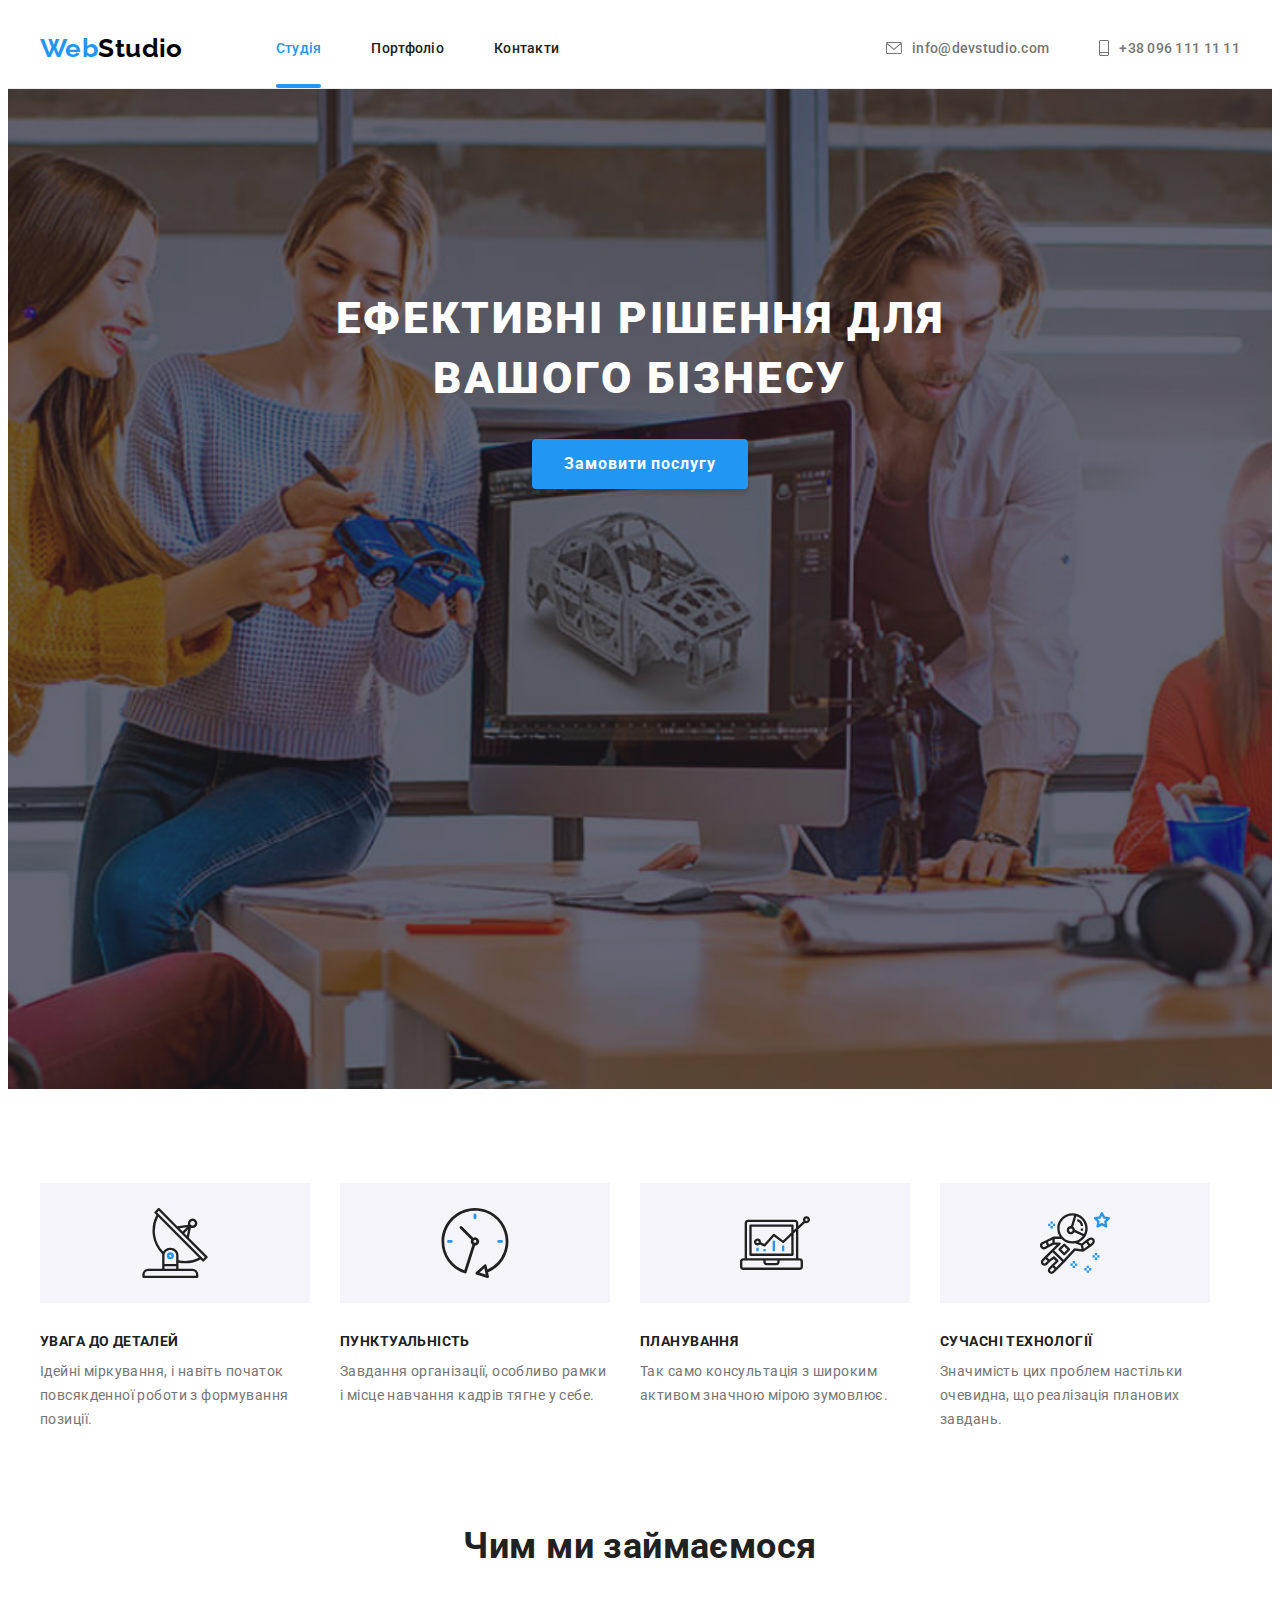
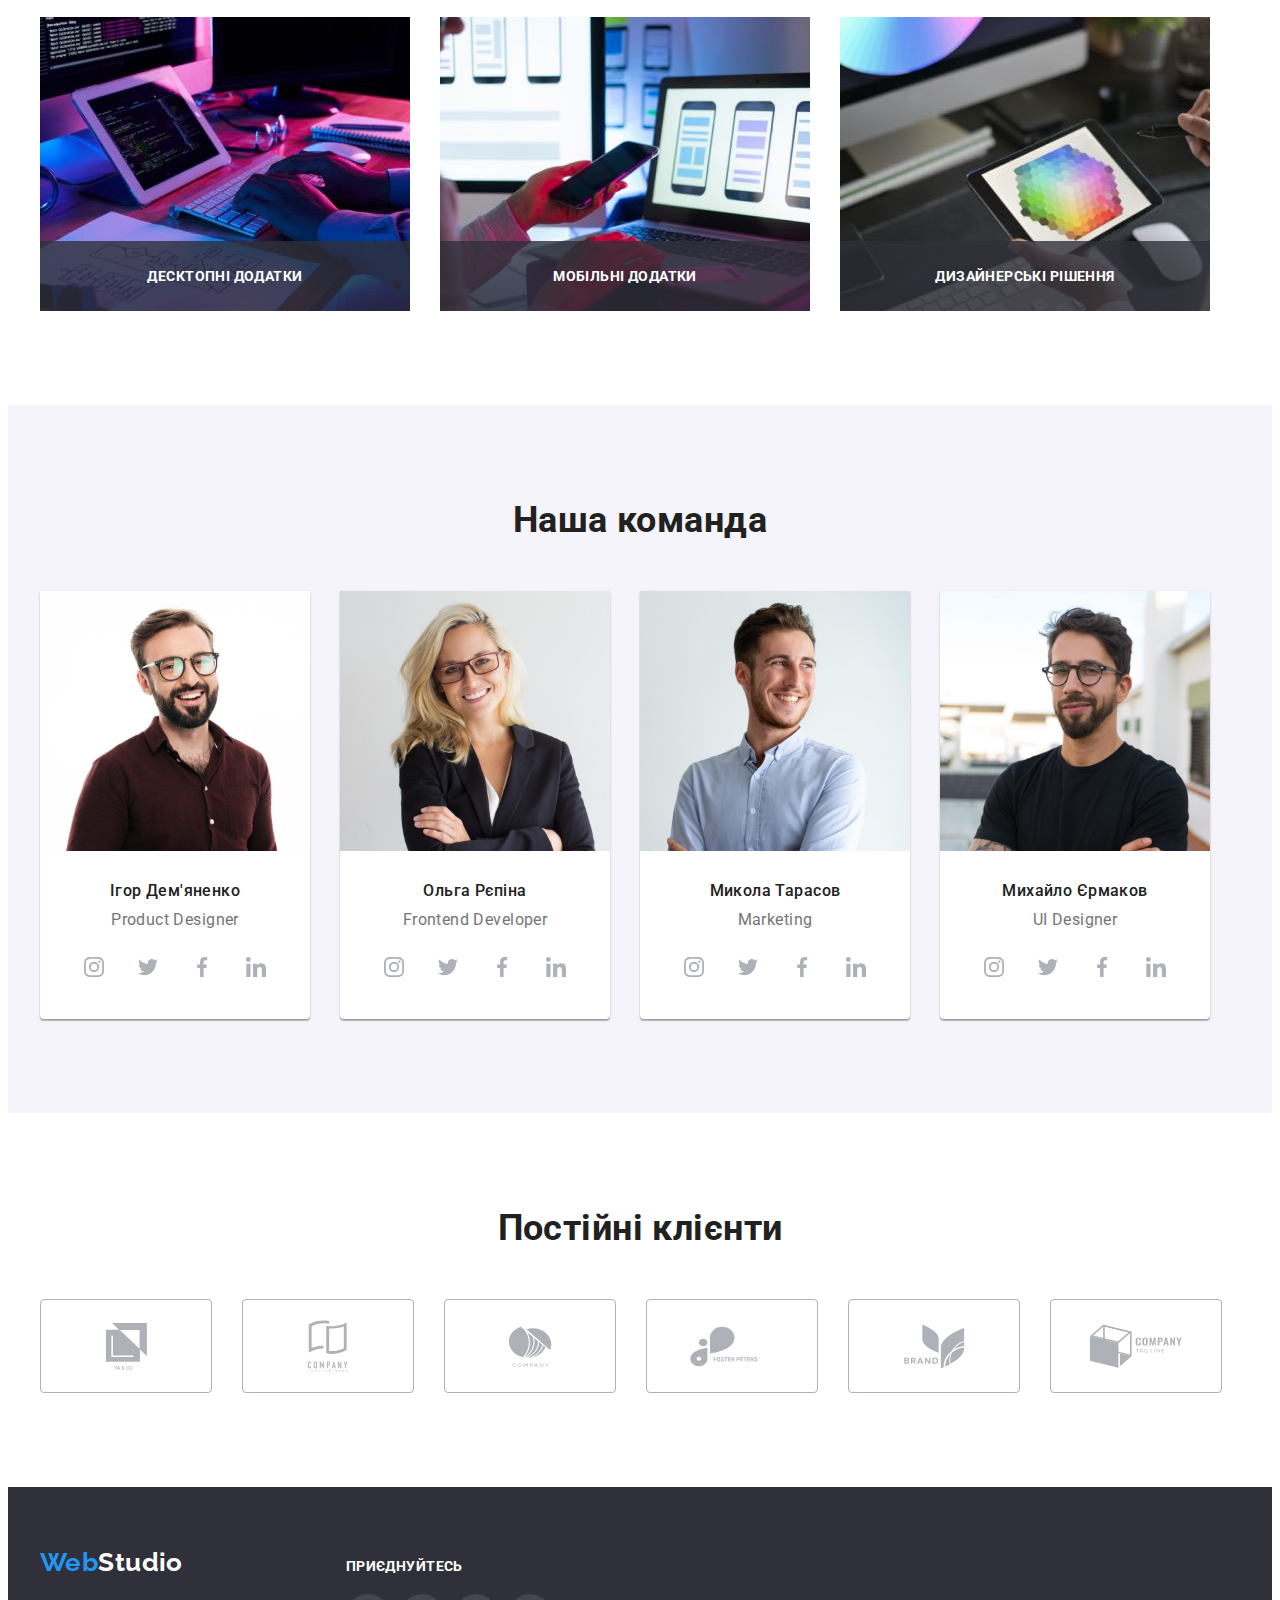
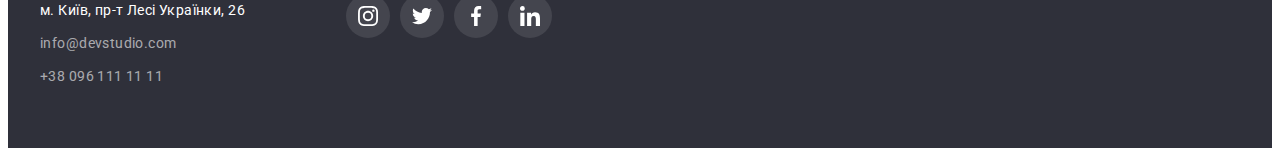
<file: index.html>
<!DOCTYPE html>
<html lang="uk">
  <head>
    <meta charset="UTF-8" />
    <meta http-equiv="X-UA-Compatible" content="IE=edge" />
    <meta name="viewport" content="width=device-width, initial-scale=1.0" />
    <title>Студія</title>
    <link
      rel="stylesheet"
      href="https://cdnjs.cloudflare.com/ajax/libs/modern-normalize/1.1.0/modern-normalize.min.css"
      integrity="sha512-wpPYUAdjBVSE4KJnH1VR1HeZfpl1ub8YT/NKx4PuQ5NmX2tKuGu6U/JRp5y+Y8XG2tV+wKQpNHVUX03MfMFn9Q=="
      crossorigin="anonymous"
      referrerpolicy="no-referrer"
    />
    <link
      href="https://fonts.googleapis.com/css2?family=Raleway:wght@700&family=Roboto:wght@400;500;700;900&display=swap"
      rel="stylesheet"
    />
    <link rel="stylesheet" href="./css/style.css" />
  </head>
  <body>
    <header class="header">
      <div class="container wrapper">
        <nav class="wrapper">
          <a class="logo" href="./index.html"><span>Web</span>Studio</a>

          <ul class="links-nav list wrapper">
            <li class="item"><a class="current link" href="./index.html">Студія</a></li>
            <li class="item"><a class="link" href="./portfolio.html">Портфоліо</a></li>
            <li class="item"><a class="link" href="">Контакти</a></li>
          </ul>
        </nav>

        <ul class="header-contacts list wrapper">
          <li class="item">
            <a class="mail link" href="mailto:info@devstudio.com">
              <svg class="icon" width="16" height="12">
                <use href="./images/icons.svg#envelope"></use>
              </svg>
              info@devstudio.com</a
            >
          </li>
          <li class="item">
            <a class="tel link" href="tel:+3809611111">
              <svg class="icon" width="10" height="16">
                <use href="./images/icons.svg#smartphone"></use>
              </svg>
              +38 096 111 11 11</a
            >
          </li>
        </ul>
      </div>
    </header>

    <main>
      <section class="hero">
        <div class="container">
          <h1 class="hero-title">Ефективні рішення для вашого бізнесу</h1>
          <button class="btn" type="button" data-modal-open>Замовити послугу</button>
        </div>

        <div class="backdrop is-hidden" data-modal>
          <div class="modal">
            <button class="btn-close" type="button" data-modal-close></button>
          </div>
        </div>
      </section>

      <section class="features section">
        <div class="container">
          <h2 class="visually-hidden">Особливості</h2>
          <ul class="features-list list">
            <li class="item">
              <div class="thums">
                <svg width="70" height="70">
                  <use href="./images/icons.svg#antenna"></use>
                </svg>
              </div>
              <h3 class="feature-title">Увага до деталей</h3>
              <p class="feature-text">
                Ідейні міркування, і навіть початок повсякденної роботи з формування позиції.
              </p>
            </li>
            <li class="item">
              <div class="thums">
                <svg width="70" height="70">
                  <use href="./images/icons.svg#clock"></use>
                </svg>
              </div>
              <h3 class="feature-title">Пунктуальність</h3>
              <p class="feature-text">
                Завдання організації, особливо рамки і місце навчання кадрів тягне у себе.
              </p>
            </li>
            <li class="item">
              <div class="thums">
                <svg width="70" height="70">
                  <use href="./images/icons.svg#diagram"></use>
                </svg>
              </div>
              <h3 class="feature-title">Планування</h3>
              <p class="feature-text">
                Так само консультація з широким активом значною мірою зумовлює.
              </p>
            </li>
            <li class="item">
              <div class="thums">
                <svg width="70" height="70">
                  <use href="./images/icons.svg#astronaut"></use>
                </svg>
              </div>
              <h3 class="feature-title">Сучасні технології</h3>
              <p class="feature-text">
                Значимість цих проблем настільки очевидна, що реалізація планових завдань.
              </p>
            </li>
          </ul>
        </div>
      </section>

      <section class="what-we-do section">
        <div class="container">
          <h2 class="what-we-do-title title">Чим ми займаємося</h2>
          <ul class="list">
            <li class="what-we-do-items">
              <img src="images/img1.jpg" alt="coding" width="370" />
              <p class="caption">Десктопні додатки</p>
            </li>
            <li class="what-we-do-items">
              <img src="images/img2.jpg" alt="adaptation" width="370" />
              <p class="caption">Мобільні додатки</p>
            </li>
            <li class="what-we-do-items">
              <img src="images/img3.jpg" alt="colors" width="370" />
              <p class="caption">Дизайнерські рішення</p>
            </li>
          </ul>
        </div>
      </section>

      <section class="our-team section">
        <div class="container">
          <h2 class="our-team-title title">Наша команда</h2>

          <ul class="list">
            <li class="item">
              <img src="images/product-designer.jpg" alt="Product_Designer" width="270" />
              <div class="our-team-description">
                <h3 class="our-team-name">Ігор Дем'яненко</h3>
                <p class="our-team-job">Product Designer</p>
                <ul class="social-links">
                  <li>
                    <a class="social-links-item" href="">
                      <svg class="icon" width="20" height="20">
                        <use href="./images/icons.svg#instagram"></use>
                      </svg>
                    </a>
                  </li>
                  <li>
                    <a class="social-links-item" href="">
                      <svg class="icon" width="20" height="20">
                        <use href="./images/icons.svg#twitter"></use>
                      </svg>
                    </a>
                  </li>
                  <li>
                    <a class="social-links-item" href="">
                      <svg class="icon" width="20" height="20">
                        <use href="./images/icons.svg#facebook"></use>
                      </svg>
                    </a>
                  </li>
                  <li>
                    <a class="social-links-item" href="">
                      <svg class="icon" width="20" height="20">
                        <use href="./images/icons.svg#linkedin"></use>
                      </svg>
                    </a>
                  </li>
                </ul>
              </div>
            </li>
            <li class="item">
              <img src="images/frontend-developer.jpg" alt="Frontend_Developer" width="270" />
              <div class="our-team-description">
                <h3 class="our-team-name">Ольга Рєпіна</h3>
                <p class="our-team-job">Frontend Developer</p>
                <ul class="social-links">
                  <li>
                    <a class="social-links-item" href="">
                      <svg class="icon" width="20" height="20">
                        <use href="./images/icons.svg#instagram"></use>
                      </svg>
                    </a>
                  </li>
                  <li>
                    <a class="social-links-item" href="">
                      <svg class="icon" width="20" height="20">
                        <use href="./images/icons.svg#twitter"></use>
                      </svg>
                    </a>
                  </li>
                  <li>
                    <a class="social-links-item" href="">
                      <svg class="icon" width="20" height="20">
                        <use href="./images/icons.svg#facebook"></use>
                      </svg>
                    </a>
                  </li>
                  <li>
                    <a class="social-links-item" href="">
                      <svg class="icon" width="20" height="20">
                        <use href="./images/icons.svg#linkedin"></use>
                      </svg>
                    </a>
                  </li>
                </ul>
              </div>
            </li>
            <li class="item">
              <img src="images/marketing.jpg" alt="Marketing" width="270" />
              <div class="our-team-description">
                <h3 class="our-team-name">Микола Тарасов</h3>
                <p class="our-team-job">Marketing</p>
                <ul class="social-links">
                  <li>
                    <a class="social-links-item" href="">
                      <svg class="icon" width="20" height="20">
                        <use href="./images/icons.svg#instagram"></use>
                      </svg>
                    </a>
                  </li>
                  <li>
                    <a class="social-links-item" href="">
                      <svg class="icon" width="20" height="20">
                        <use href="./images/icons.svg#twitter"></use>
                      </svg>
                    </a>
                  </li>
                  <li>
                    <a class="social-links-item" href="">
                      <svg class="icon" width="20" height="20">
                        <use href="./images/icons.svg#facebook"></use>
                      </svg>
                    </a>
                  </li>
                  <li>
                    <a class="social-links-item" href="">
                      <svg class="icon" width="20" height="20">
                        <use href="./images/icons.svg#linkedin"></use>
                      </svg>
                    </a>
                  </li>
                </ul>
              </div>
            </li>
            <li class="item">
              <img src="images/ui-designer.jpg" alt="UI_Designer" width="270" />
              <div class="our-team-description">
                <h3 class="our-team-name">Михайло Єрмаков</h3>
                <p class="our-team-job">UI Designer</p>
                <ul class="social-links">
                  <li>
                    <a class="social-links-item" href="">
                      <svg class="icon" width="20" height="20">
                        <use href="./images/icons.svg#instagram"></use>
                      </svg>
                    </a>
                  </li>
                  <li>
                    <a class="social-links-item" href="">
                      <svg class="icon" width="20" height="20">
                        <use href="./images/icons.svg#twitter"></use>
                      </svg>
                    </a>
                  </li>
                  <li>
                    <a class="social-links-item" href="">
                      <svg class="icon" width="20" height="20">
                        <use href="./images/icons.svg#facebook"></use>
                      </svg>
                    </a>
                  </li>
                  <li>
                    <a class="social-links-item" href="">
                      <svg class="icon" width="20" height="20">
                        <use href="./images/icons.svg#linkedin"></use>
                      </svg>
                    </a>
                  </li>
                </ul>
              </div>
            </li>
          </ul>
        </div>
      </section>

      <section class="clients section">
        <div class="container">
          <h2 class="title">Постійні клієнти</h2>
          <ul class="clients-list">
            <li>
              <a class="clients-link" href="">
                <svg class="icon" width="41" height="47">
                  <use href="./images/icons.svg#client1"></use>
                </svg>
              </a>
            </li>
            <li>
              <a class="clients-link" href="">
                <svg class="icon" width="40" height="52">
                  <use href="./images/icons.svg#client2"></use>
                </svg>
              </a>
            </li>
            <li>
              <a class="clients-link" href="">
                <svg class="icon" width="44" height="41">
                  <use href="./images/icons.svg#client3"></use>
                </svg>
              </a>
            </li>
            <li>
              <a class="clients-link" href="">
                <svg class="icon" width="84" height="41">
                  <use href="./images/icons.svg#client4"></use>
                </svg>
              </a>
            </li>
            <li>
              <a class="clients-link" href="">
                <svg class="icon" width="63" height="45">
                  <use href="./images/icons.svg#client5"></use>
                </svg>
              </a>
            </li>
            <li>
              <a class="clients-link" href="">
                <svg class="icon" width="94" height="44">
                  <use href="./images/icons.svg#client6"></use>
                </svg>
              </a>
            </li>
          </ul>
        </div>
      </section>
    </main>

    <footer class="footer">
      <div class="footer-container container">
        <div class="footer-content">
          <a class="logo" href="./index.html"><span>Web</span>Studio</a>
          <address class="address">
            <ul>
              <li class="actual-address">
                <a
                  href="https://goo.gl/maps/upMrQp9N94uHzKaN9"
                  target="_blank"
                  rel="noreferrer nofollow noopener"
                  >м. Київ, пр-т Лесі Українки, 26</a
                >
              </li>
              <li class="address-link">
                <a class="mail" href="mailto:info@devstudio.com">info@devstudio.com</a>
              </li>
              <li class="address-link">
                <a class="tel" href="tel:+380961111111">+38 096 111 11 11</a>
              </li>
            </ul>
          </address>
        </div>
        <div class="footer-social">
          <p class="footer-title">приєднуйтесь</p>
          <ul class="social-links">
            <li>
              <a class="social-links-item" href="">
                <svg class="icon" width="20" height="20">
                  <use href="./images/icons.svg#instagram"></use>
                </svg>
              </a>
            </li>
            <li>
              <a class="social-links-item" href="">
                <svg class="icon" width="20" height="20">
                  <use href="./images/icons.svg#twitter"></use>
                </svg>
              </a>
            </li>
            <li>
              <a class="social-links-item" href="">
                <svg class="icon" width="20" height="20">
                  <use href="./images/icons.svg#facebook"></use>
                </svg>
              </a>
            </li>
            <li>
              <a class="social-links-item" href="">
                <svg class="icon" width="20" height="20">
                  <use href="./images/icons.svg#linkedin"></use>
                </svg>
              </a>
            </li>
          </ul>
        </div>
      </div>
    </footer>

    <script src="./js/modal.js"></script>
  </body>
</html>
</file>
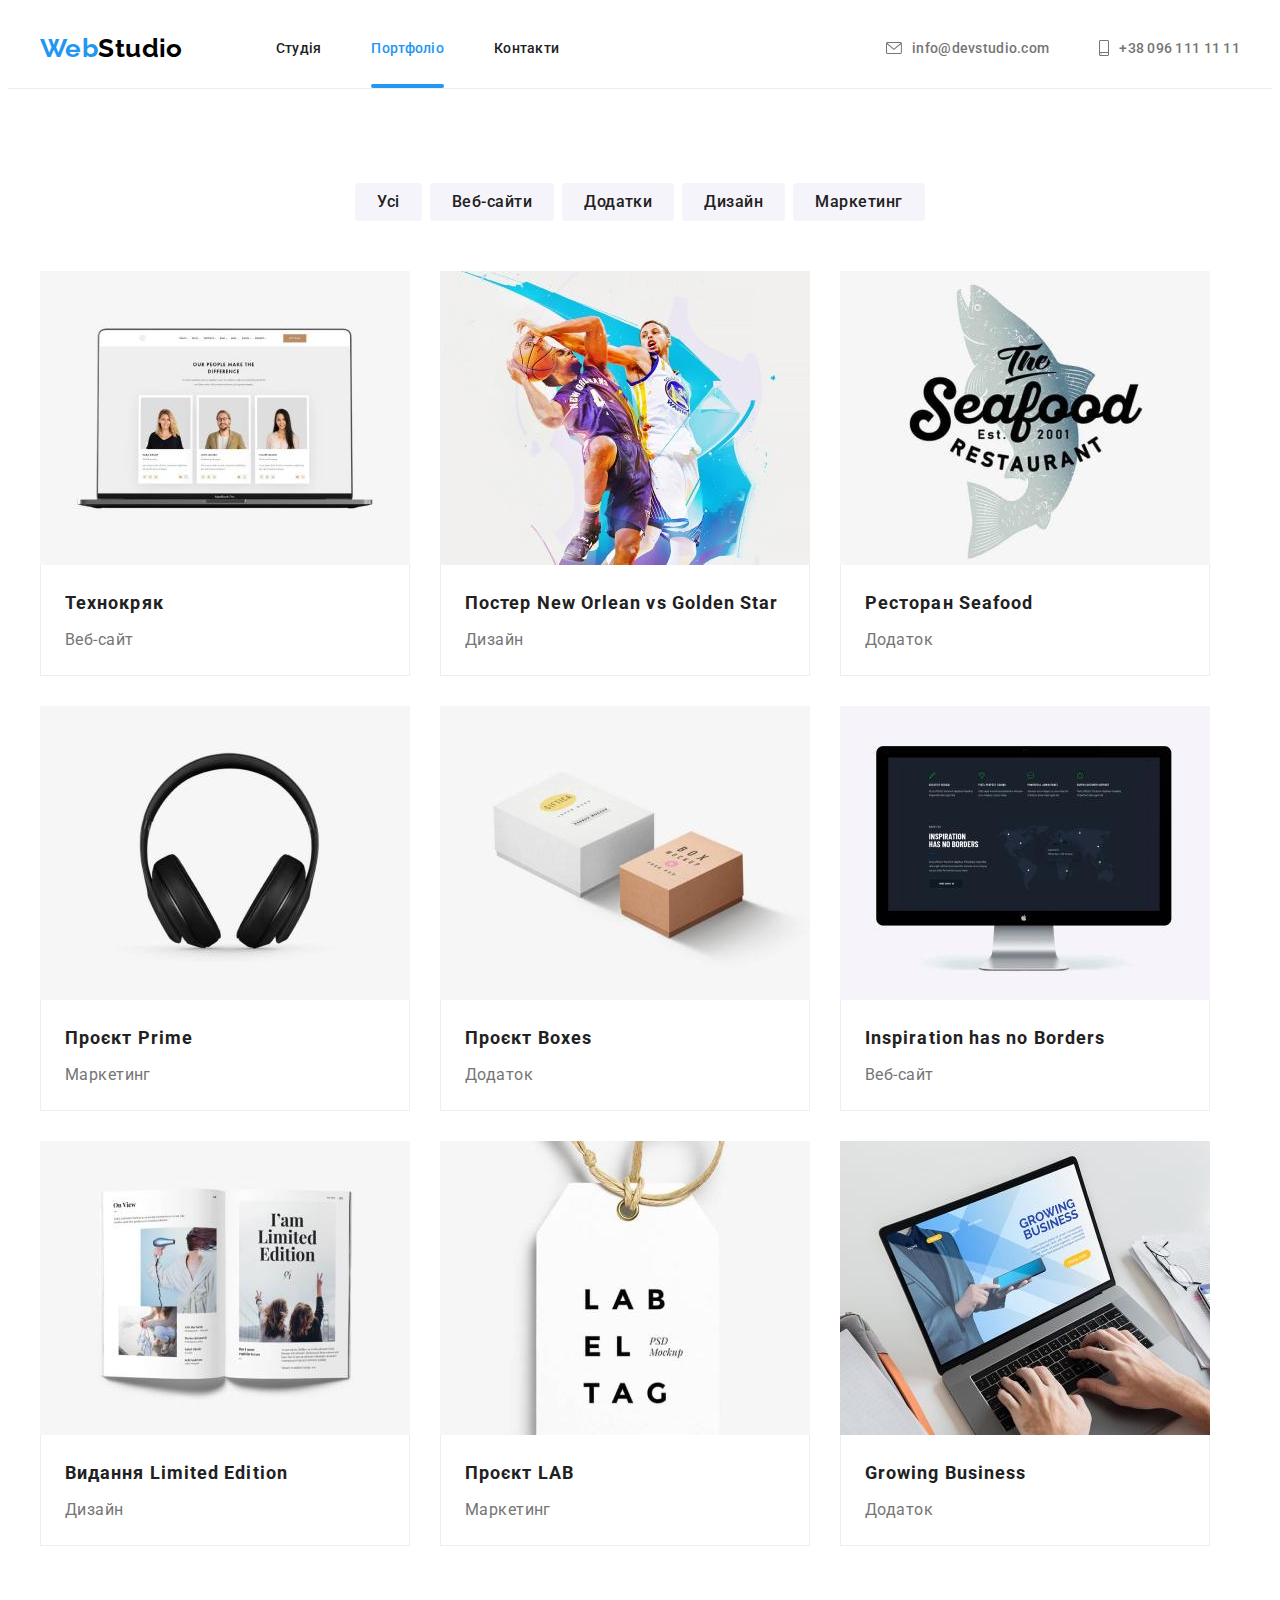
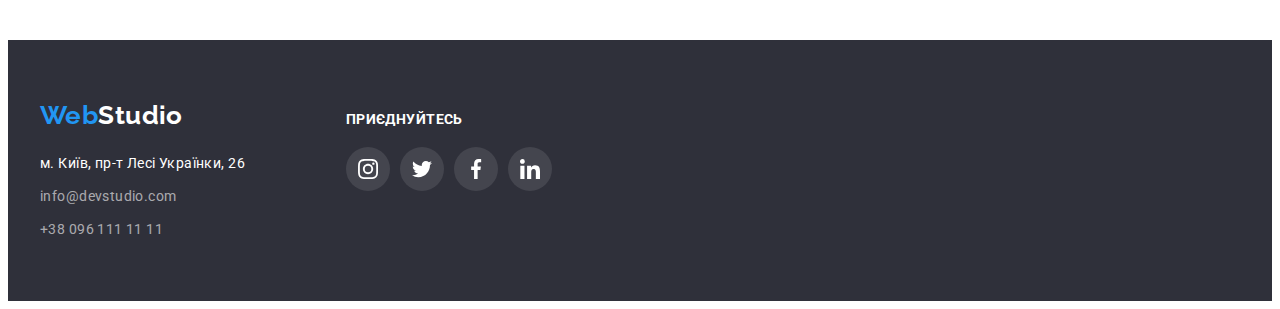
<file: portfolio.html>
<!DOCTYPE html>
<html lang="uk">
  <head>
    <meta charset="UTF-8" />
    <meta http-equiv="X-UA-Compatible" content="IE=edge" />
    <meta name="viewport" content="width=device-width, initial-scale=1.0" />
    <title>Портфоліо</title>
    <link
      rel="stylesheet"
      href="https://cdnjs.cloudflare.com/ajax/libs/modern-normalize/1.1.0/modern-normalize.min.css"
      integrity="sha512-wpPYUAdjBVSE4KJnH1VR1HeZfpl1ub8YT/NKx4PuQ5NmX2tKuGu6U/JRp5y+Y8XG2tV+wKQpNHVUX03MfMFn9Q=="
      crossorigin="anonymous"
      referrerpolicy="no-referrer"
    />
    <link
      href="https://fonts.googleapis.com/css2?family=Raleway:wght@700&family=Roboto:wght@400;500;700;900&display=swap"
      rel="stylesheet"
    />
    <link rel="stylesheet" href="./css/style.css" />
  </head>
  <body>
    <header class="header">
      <div class="container wrapper">
        <nav class="wrapper">
          <a class="logo" href="./index.html"><span>Web</span>Studio</a>

          <ul class="links-nav list wrapper">
            <li class="item"><a class="link" href="./index.html">Студія</a></li>
            <li class="item"><a class="current link" href="./portfolio.html">Портфоліо</a></li>
            <li class="item"><a class="link" href="">Контакти</a></li>
          </ul>
        </nav>

        <ul class="header-contacts list wrapper">
          <li class="item">
            <a class="mail link" href="mailto:info@devstudio.com">
              <svg class="icon" width="16" height="12">
                <use href="./images/icons.svg#envelope"></use>
              </svg>
              info@devstudio.com</a
            >
          </li>
          <li class="item">
            <a class="tel link" href="tel:+3809611111">
              <svg class="icon" width="10" height="16">
                <use href="./images/icons.svg#smartphone"></use>
              </svg>
              +38 096 111 11 11</a
            >
          </li>
        </ul>
      </div>
    </header>

    <main>
      <section class="section">
        <h1 class="visually-hidden">Портфоліо</h1>
        <div class="container">
          <ul class="filters-btn">
            <li class="item"><button class="filter-btn" type="button">Усі</button></li>
            <li class="item"><button class="filter-btn" type="button">Веб-сайти</button></li>
            <li class="item"><button class="filter-btn" type="button">Додатки</button></li>
            <li class="item"><button class="filter-btn" type="button">Дизайн</button></li>
            <li class="item"><button class="filter-btn" type="button">Маркетинг</button></li>
          </ul>

          <ul class="projects">
            <li class="item box">
              <a class="projects-link" href="">
                <div class="project-img-box">
                  <img src="./images/portfolio-img1.jpg" alt="Веб-сайт Технокряк" width="370" />
                  <p class="overlay">
                    Ресурс пропонує комплексні пропозиції з різним рівнем функціоналу та сервісів.
                    Все це дозволить відвідувачу отримати вичерпні відомості про компанію чи
                    приватну особу.
                  </p>
                </div>
                <div class="project-description">
                  <h2 class="project-title">Технокряк</h2>
                  <p class="project-example">Веб-сайт</p>
                </div>
              </a>
            </li>
            <li class="item box">
              <a class="projects-link" href="">
                <div class="project-img-box">
                  <img
                    src="./images/portfolio-img2.jpg"
                    alt="Веб-сайт New Orlean vs Golden Star"
                    width="370"
                  />
                  <p class="overlay">
                    Ресурс пропонує комплексні пропозиції з різним рівнем функціоналу та сервісів.
                    Все це дозволить відвідувачу отримати вичерпні відомості про компанію чи
                    приватну особу.
                  </p>
                </div>
                <div class="project-description">
                  <h2 class="project-title">Постер New Orlean vs Golden Star</h2>
                  <p class="project-example">Дизайн</p>
                </div>
              </a>
            </li>
            <li class="item box">
              <a class="projects-link" href="">
                <div class="project-img-box">
                  <img
                    src="./images/portfolio-img3.jpg"
                    alt="Веб-сайт Ресторан Seafood"
                    width="370"
                  />
                  <p class="overlay">
                    Ресурс пропонує комплексні пропозиції з різним рівнем функціоналу та сервісів.
                    Все це дозволить відвідувачу отримати вичерпні відомості про компанію чи
                    приватну особу.
                  </p>
                </div>
                <div class="project-description">
                  <h2 class="project-title">Ресторан Seafood</h2>
                  <p class="project-example">Додаток</p>
                </div>
              </a>
            </li>
            <li class="item box">
              <a class="projects-link" href="">
                <div class="project-img-box">
                  <img src="./images/portfolio-img4.jpg" alt="Веб-сайт Проєкт Prime" width="370" />
                  <p class="overlay">
                    Ресурс пропонує комплексні пропозиції з різним рівнем функціоналу та сервісів.
                    Все це дозволить відвідувачу отримати вичерпні відомості про компанію чи
                    приватну особу.
                  </p>
                </div>
                <div class="project-description">
                  <h2 class="project-title">Проєкт Prime</h2>
                  <p class="project-example">Маркетинг</p>
                </div>
              </a>
            </li>
            <li class="item box">
              <a class="projects-link" href="">
                <div class="project-img-box">
                  <img src="./images/portfolio-img5.jpg" alt="Веб-сайт Проєкт Boxes" width="370" />
                  <p class="overlay">
                    Ресурс пропонує комплексні пропозиції з різним рівнем функціоналу та сервісів.
                    Все це дозволить відвідувачу отримати вичерпні відомості про компанію чи
                    приватну особу.
                  </p>
                </div>
                <div class="project-description">
                  <h2 class="project-title">Проєкт Boxes</h2>
                  <p class="project-example">Додаток</p>
                </div>
              </a>
            </li>
            <li class="item box">
              <a class="projects-link" href="">
                <div class="project-img-box">
                  <img
                    src="./images/portfolio-img6.jpg"
                    alt="Веб-сайт Inspiration has no Borders"
                    width="370"
                  />
                  <p class="overlay">
                    Ресурс пропонує комплексні пропозиції з різним рівнем функціоналу та сервісів.
                    Все це дозволить відвідувачу отримати вичерпні відомості про компанію чи
                    приватну особу.
                  </p>
                </div>
                <div class="project-description">
                  <h2 class="project-title">Inspiration has no Borders</h2>
                  <p class="project-example">Веб-сайт</p>
                </div>
              </a>
            </li>
            <li class="item box">
              <a class="projects-link" href="">
                <div class="project-img-box">
                  <img
                    src="./images/portfolio-img7.jpg"
                    alt="Веб-сайт Видання Limited Edition"
                    width="370"
                  />
                  <p class="overlay">
                    Ресурс пропонує комплексні пропозиції з різним рівнем функціоналу та сервісів.
                    Все це дозволить відвідувачу отримати вичерпні відомості про компанію чи
                    приватну особу.
                  </p>
                </div>
                <div class="project-description">
                  <h2 class="project-title">Видання Limited Edition</h2>
                  <p class="project-example">Дизайн</p>
                </div>
              </a>
            </li>
            <li class="item box">
              <a class="projects-link" href="">
                <div class="project-img-box">
                  <img src="./images/portfolio-img8.jpg" alt="Веб-сайт Проєкт LAB" width="370" />
                  <p class="overlay">
                    Ресурс пропонує комплексні пропозиції з різним рівнем функціоналу та сервісів.
                    Все це дозволить відвідувачу отримати вичерпні відомості про компанію чи
                    приватну особу.
                  </p>
                </div>
                <div class="project-description">
                  <h2 class="project-title">Проєкт LAB</h2>
                  <p class="project-example">Маркетинг</p>
                </div>
              </a>
            </li>
            <li class="item box">
              <a class="projects-link" href="">
                <div class="project-img-box">
                  <img
                    src="./images/portfolio-img9.jpg"
                    alt="Веб-сайт Growing Business"
                    width="370"
                  />
                  <p class="overlay">
                    Ресурс пропонує комплексні пропозиції з різним рівнем функціоналу та сервісів.
                    Все це дозволить відвідувачу отримати вичерпні відомості про компанію чи
                    приватну особу.
                  </p>
                </div>
                <div class="project-description">
                  <h2 class="project-title">Growing Business</h2>
                  <p class="project-example">Додаток</p>
                </div>
              </a>
            </li>
          </ul>
        </div>
      </section>
    </main>

    <footer class="footer">
      <div class="footer-container container">
        <div class="footer-content">
          <a class="logo" href="./index.html"><span>Web</span>Studio</a>
          <address class="address">
            <ul>
              <li class="actual-address">
                <a
                  href="https://goo.gl/maps/upMrQp9N94uHzKaN9"
                  target="_blank"
                  rel="noreferrer nofollow noopener"
                  >м. Київ, пр-т Лесі Українки, 26</a
                >
              </li>
              <li class="address-link">
                <a class="mail" href="mailto:info@devstudio.com">info@devstudio.com</a>
              </li>
              <li class="address-link">
                <a class="tel" href="tel:+380961111111">+38 096 111 11 11</a>
              </li>
            </ul>
          </address>
        </div>
        <div class="footer-social">
          <p class="footer-title">приєднуйтесь</p>
          <ul class="social-links">
            <li>
              <a class="social-links-item" href="">
                <svg class="icon" width="20" height="20">
                  <use href="./images/icons.svg#instagram"></use>
                </svg>
              </a>
            </li>
            <li>
              <a class="social-links-item" href="">
                <svg class="icon" width="20" height="20">
                  <use href="./images/icons.svg#twitter"></use>
                </svg>
              </a>
            </li>
            <li>
              <a class="social-links-item" href="">
                <svg class="icon" width="20" height="20">
                  <use href="./images/icons.svg#facebook"></use>
                </svg>
              </a>
            </li>
            <li>
              <a class="social-links-item" href="">
                <svg class="icon" width="20" height="20">
                  <use href="./images/icons.svg#linkedin"></use>
                </svg>
              </a>
            </li>
          </ul>
        </div>
      </div>
    </footer>
  </body>
</html>
</file>
<file: css/style.css>
/* @import 'node_modules/modern-normalize/modern-normalize.css'; */

/* font-family: 'Raleway', sans-serif; */
/* font-family: 'Roboto', sans-serif; */
:root {
  --main-text-color: #212121;
  --background-color: #ffffff;
  --additional-text-color: #757575;
  --btn-color: #2196f3;
  --btn-active-color: #188ce8;
  --bg-overlay-color: rgba(33, 150, 243, 0.9);
  --container-color: #eeeeee;
  --logo-text-color: #000000;
  --section-background-color: #f5f4fa;
  --secondary-text-color: #ffffff;
  --footer-text-color: rgba(255, 255, 255, 0.6);
  --icon-bg-color: rgba(255, 255, 255, 0.1);
  --modal-bg-color: rgba(0, 0, 0, 0.2);
  --capture-bg-color: rgba(47, 48, 58, 0.8);
  --main-footer-background-color: #2f303a;
  --line-color: #ececec;
  --icon-color: #afb1b8;
  --secondary-font-family: 'Raleway', sans-serif;
}

.visually-hidden {
  position: absolute;
  width: 1px;
  height: 1px;
  margin: -1px;
  border: 0;
  padding: 0;

  white-space: nowrap;
  clip-path: inset(100%);
  clip: rect(0 0 0 0);
  overflow: hidden;
}

body {
  background-color: var(--background-color);
  font-family: 'Roboto', sans-serif;
  font-size: 14px;
  letter-spacing: 0.03em;
  color: var(--main-text-color);
}

ul,
a {
  text-decoration: none;
  list-style-type: none;
}

h1,
h2,
h3,
h4,
h5,
h6,
p,
ul {
  margin: 0;
  padding: 0;
}

img {
  display: block;
  max-width: 100%;
  height: auto;
}

address {
  /* or .footer-address */
  font-style: normal;
}

button {
  display: block;
  cursor: pointer;
  border: none;
  border-radius: 4px;
}

.container {
  /* outline: 2px solid rgb(47, 89, 255); */

  width: 1200px;
  margin: 0 auto;
  padding: 0 15px;
}

.section {
  /* outline: 2px solid red; */

  padding-top: 94px;
  padding-bottom: 94px;
}

.list {
  padding-left: 0;
  margin: 0;
}

.wrapper {
  display: flex;
  align-items: center;
}

/* ---------- HEADER ----------- */
.header {
  border-bottom: 1px solid var(--line-color);
}
.header .link {
  display: block;
  padding-top: 32px;
  padding-bottom: 32px;
}
.header .item:not(:last-child) {
  margin-right: 50px;
}

.logo {
  margin-right: 93px;

  font-family: var(--secondary-font-family);
  font-weight: 700;
  font-size: 26px;
  line-height: 1.19;
  color: var(--logo-text-color);
}

.logo span {
  color: var(--btn-color);
}

.links-nav a,
.header-contacts a {
  font-weight: 500;
  line-height: calc(16 / 14);
  letter-spacing: 0.02em;
}

.links-nav a {
  color: var(--main-text-color);
  transition: color 250ms cubic-bezier(0.4, 0, 0.2, 1);
}

a.current {
  position: relative;

  color: var(--btn-color);
}

a.current::after {
  content: '';
  position: absolute;
  top: 100%;
  left: 0;
  width: 100%;
  height: 4px;
  transform: translate(0, -4px);

  background-color: var(--btn-color);
  border-radius: 2px;
}

.header-contacts .mail,
.header-contacts .tel {
  display: flex;
  align-items: center;
}

.header-contacts .icon {
  margin-right: 10px;
}

.header-contacts a {
  color: var(--additional-text-color);
  transition: color 250ms cubic-bezier(0.4, 0, 0.2, 1);
  fill: currentColor;
}

.links-nav a:hover,
.links-nav a:focus,
.header-contacts a:hover,
.header-contacts a:focus {
  color: var(--btn-color);
}

.header-contacts {
  margin-left: auto;
}

/* ---------- HERO ----------- */
.hero {
  margin: 0 auto;
  background-color: rgba(47, 48, 58, 0.4);
  background-image: linear-gradient(to right, rgba(47, 48, 58, 0.4), rgba(47, 48, 58, 0.4)),
    url(../images/bg-img.jpg);
  background-repeat: no-repeat;
  background-position: center;
  max-width: 1600px;
  background-size: cover;
  height: 600px;
  padding: 200px 0;
}

.hero-title {
  width: 696px;
  margin: 0 auto;

  font-weight: 900;
  font-size: 44px;
  line-height: 1.36;
  text-align: center;
  letter-spacing: 0.06em;
  text-transform: uppercase;
  color: var(--secondary-text-color);
}

.btn {
  display: block;
  margin: 0 auto;
  margin-top: 30px;
  align-items: center;
  min-width: 216px;
  padding: 10px 32px;

  background-color: var(--btn-color);
  transition: background-color 250ms cubic-bezier(0.4, 0, 0.2, 1);
  box-shadow: 0px 4px 4px rgba(0, 0, 0, 0.15);
  border-radius: 4px;
  border: 0;
  font-family: inherit;
  font-weight: 700;
  font-size: 16px;
  line-height: 1.88;
  letter-spacing: 0.06em;
  color: var(--secondary-text-color);
  cursor: pointer;
}

.btn:hover,
.btn:focus {
  background-color: var(--btn-active-color);
}

.title {
  margin-bottom: 50px;

  font-weight: 700;
  font-size: 36px;
  line-height: calc(42 / 36);
  text-align: center;
}

/* ---------- FEATURES ----------- */

.features {
  padding-bottom: 0;
}

.features .thums {
  display: flex;
  justify-content: center;
  padding: 25px 100px;
  background-color: var(--section-background-color);
  margin-bottom: 30px;
}

.features-list {
  display: flex;
  column-gap: 30px;
}

.features .item {
  max-width: 270px;
}
.feature-title {
  margin-bottom: 10px;

  font-weight: 700;
  font-size: 14px;
  line-height: calc(16 / 14);
  text-transform: uppercase;
}

.feature-text {
  line-height: calc(24 / 14);
  color: var(--additional-text-color);
}

/* ---------- what-we-do ----------- */

.what-we-do-items {
  position: relative;
}

.caption {
  position: absolute;
  width: 100%;
  height: 70px;
  bottom: 0;
  background-color: var(--capture-bg-color);

  display: flex;
  justify-content: center;
  align-items: center;
  font-weight: 700;
  text-transform: uppercase;

  color: #ffffff;
}

.what-we-do .list {
  display: flex;
  column-gap: 30px;
}

/* ---------- OUR-TEAM ----------- */

.our-team {
  background-color: var(--section-background-color);
}

.our-team .list {
  display: flex;
  column-gap: 30px;
}

.our-team .item {
  background-color: var(--background-color);

  box-shadow: 0px 1px 3px rgba(0, 0, 0, 0.12), 0px 1px 1px rgba(0, 0, 0, 0.14),
    0px 2px 1px rgba(0, 0, 0, 0.2);
  border-radius: 0px 0px 4px 4px;
}

.our-team-description {
  padding-top: 30px;
  padding-bottom: 30px;
  text-align: center;
}

.our-team-name {
  margin-bottom: 10px;

  font-size: 16px;
  line-height: calc(19 / 16);
  font-weight: 500;
}

.our-team-job {
  margin-bottom: 16px;
  font-size: 16px;
  line-height: calc(19 / 16);
  color: var(--additional-text-color);
}

.social-links {
  display: flex;
  align-items: center;
  justify-content: center;
  gap: 10px;
}

.social-links-item {
  display: inline-flex;
  align-items: center;
  justify-content: center;
  width: 44px;
  height: 44px;
  border-radius: 50%;
  fill: var(--icon-color);
  transition: background-color 250ms cubic-bezier(0.4, 0, 0.2, 1),
    fill 250ms cubic-bezier(0.4, 0, 0.2, 1);
}

.social-links-item:hover,
.social-links-item:focus {
  background-color: var(--btn-color);
  fill: var(--secondary-text-color);
}

/* ---------- CLIENTS ----------- */

.clients-list {
  display: flex;
  gap: 30px;
}

.clients-link {
  display: flex;
  align-items: center;
  justify-content: center;
  width: 170px;
  height: 92px;
  border: 1px solid var(--icon-color);
  border-radius: 4px;
  fill: var(--icon-color);
}

.clients-link {
  display: flex;
  align-items: center;
  justify-content: center;
  transition: border-color 250ms cubic-bezier(0.4, 0, 0.2, 1),
    fill 250ms cubic-bezier(0.4, 0, 0.2, 1);
}

.clients-link:hover,
.clients-link:focus {
  border-color: var(--btn-color);
  fill: var(--btn-color);
}

/* ---------- FILTERS ---------- */

.filters-btn {
  display: flex;
  align-items: center;
  justify-content: center;
  margin-bottom: 50px;
}

.filter-btn {
  display: block;
  padding: 6px 22px;
  /* min-width: 130px; */

  font-family: inherit;
  font-weight: 500;
  font-size: 16px;
  line-height: calc(26 / 16);
  letter-spacing: 0.03em;
  color: var(--main-text-color);
  transition: color 250ms cubic-bezier(0.4, 0, 0.2, 1),
    background-color 250ms cubic-bezier(0.4, 0, 0.2, 1),
    box-shadow 250ms cubic-bezier(0.4, 0, 0.2, 1);
  background-color: var(--section-background-color);
  border: none;
  border-radius: 4px;
  cursor: pointer;
}

.filters-btn .item:not(:last-child) {
  margin-right: 8px;
}

.filter-btn:hover,
.filter-btn:focus {
  background-color: var(--btn-color);
  color: var(--secondary-text-color);
  box-shadow: 0px 3px 1px rgba(0, 0, 0, 0.1), 0px 1px 2px rgba(0, 0, 0, 0.08),
    0px 2px 2px rgba(0, 0, 0, 0.12);
}

/* ---------- PROJECTS ---------- */

.projects {
  display: flex;
  flex-wrap: wrap;
  gap: 30px;
  transition: box-shadow 250ms cubic-bezier(0.4, 0, 0.2, 1);
}

.projects a {
  color: var(--main-text-color);
  transition: box-shadow 250ms cubic-bezier(0.4, 0, 0.2, 1);
  display: block;
}

.projects .projects-link:hover,
.projects .projects-link:focus {
  box-shadow: 0px 1px 1px rgba(0, 0, 0, 0.12), 0px 4px 4px rgba(0, 0, 0, 0.06),
    1px 4px 6px rgba(0, 0, 0, 0.16);
}

.project-img-box {
  position: relative;
  overflow: hidden;
}

.overlay {
  position: absolute;
  top: 0;
  left: 0;
  width: 100%;
  height: 100%;
  padding: 63px 24px;

  background-color: var(--bg-overlay-color);
  transform: translateY(100%);
  transition: transform 250ms ease;

  font-size: 18px;
  line-height: calc(28 / 18);
  color: var(--secondary-text-color);
}

.projects-link:hover .overlay,
.projects-link:focus .overlay {
  transform: translateX(0);
}

.project-description {
  padding: 20px 24px;
  border: 1px solid var(--container-color);
  border-top: 0;
}

.project-title {
  display: block;
  margin-bottom: 4px;

  font-weight: 700;
  font-size: 18px;
  line-height: calc(36 / 18);
  letter-spacing: 0.06em;
}

.project-example {
  font-size: 16px;
  line-height: calc(30 / 16);
  color: var(--additional-text-color);
}

/* ---------- FOOTER ---------- */

.footer {
  padding: 60px 0;
  background-color: var(--main-footer-background-color);
}

.footer-container {
  display: flex;
  align-items: baseline;
}

.footer-content {
  margin-right: 70px;
}

.footer-content a {
  color: var(--secondary-text-color);
  transition: color 250ms cubic-bezier(0.4, 0, 0.2, 1);
}

.address {
  margin-top: 20px;
  font-style: normal;
  line-height: calc(24 / 14);
}

.address-link {
  margin-top: 9px;
}
.address-link a {
  color: var(--footer-text-color);
}

.address :hover,
.address :focus {
  color: var(--btn-color);
}

.footer-title {
  font-weight: 700;
  line-height: calc(16 / 14);
  text-transform: uppercase;
  color: var(--secondary-text-color);
  margin-bottom: 20px;
}

.footer-social .social-links-item {
  fill: var(--secondary-text-color);
  background-color: var(--icon-bg-color);
}

.footer-social .social-links-item:hover,
.footer-social .social-links-item:focus {
  background-color: var(--btn-color);
}

/* ---------- MODAL ---------- */

.backdrop {
  position: fixed;
  z-index: 1;
  top: 0;
  left: 0;
  width: 100%;
  height: 100%;
  background: var(--modal-bg-color);
  transition: opacity 500ms cubic-bezier(0.4, 0, 0.2, 1);
}

.backdrop.is-hidden {
  opacity: 0;

  pointer-events: none;
}

.modal {
  position: absolute;
  top: 50%;
  left: 50%;
  transform: translate(-50%, -50%);

  width: 528px;
  height: 581px;

  background: var(--background-color);
  box-shadow: 0px 1px 3px rgba(0, 0, 0, 0.12), 0px 1px 1px rgba(0, 0, 0, 0.14),
    0px 2px 1px rgba(0, 0, 0, 0.2);
  border-radius: 4px;
}

.btn-close {
  position: absolute;
  top: 8px;
  right: 8px;
  width: 30px;
  height: 30px;

  background-image: url(../images/close.svg);
  background-color: inherit;
}

.btn-close:hover,
.btn-close:focus {
}
</file>
